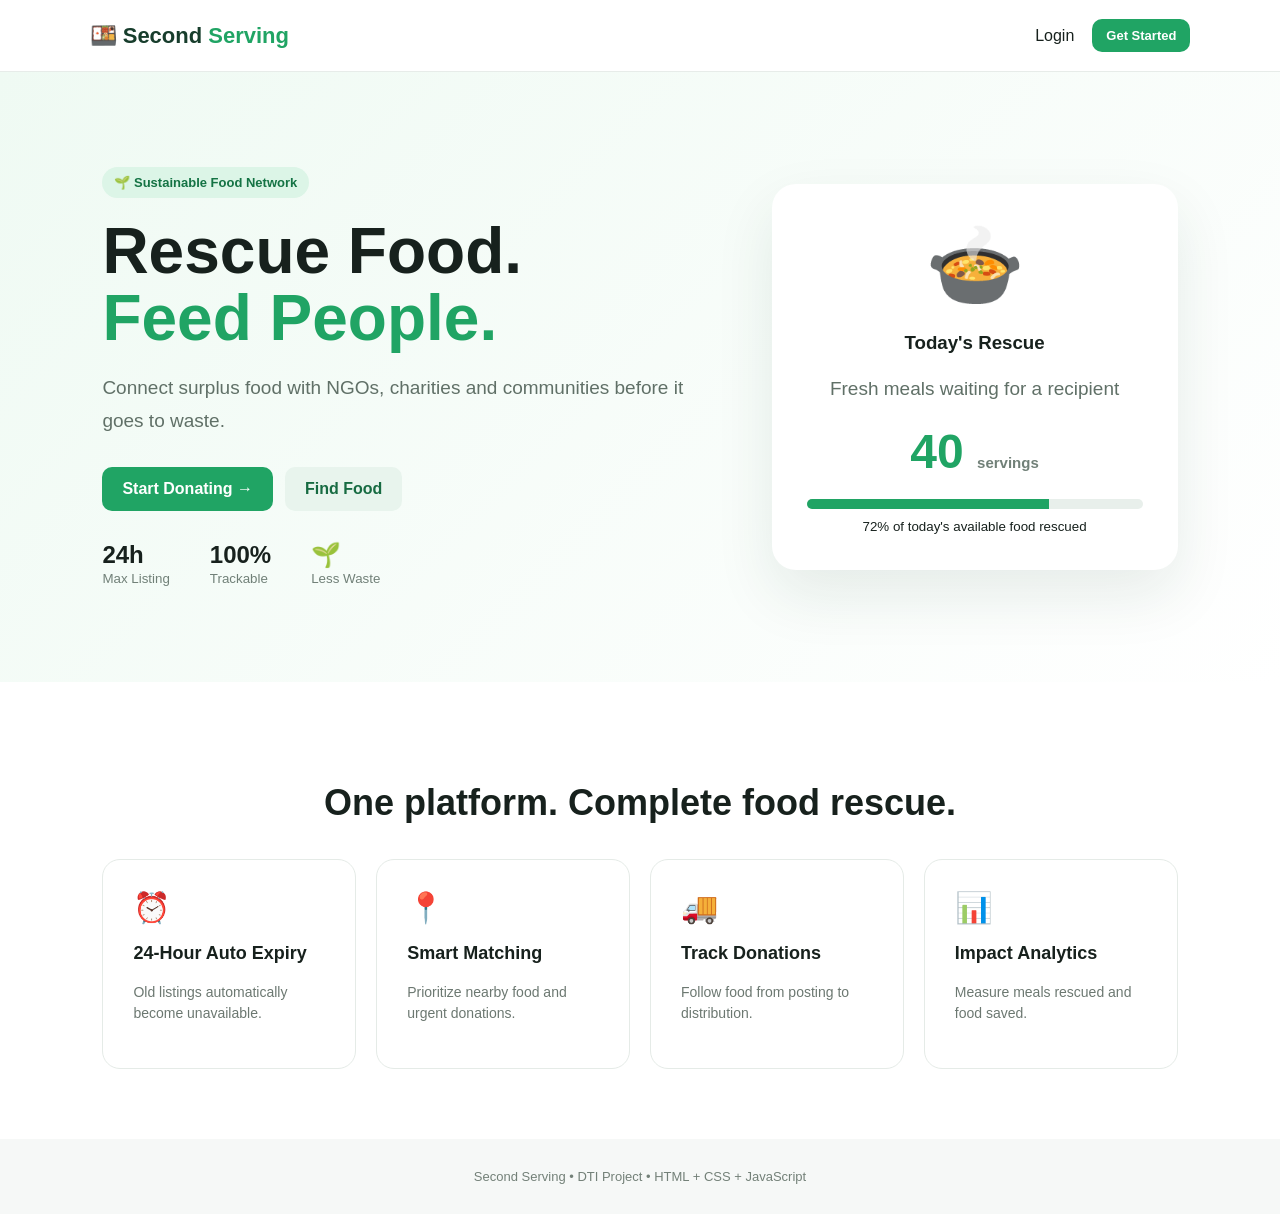
<file: index.html>
<!doctype html>
<html lang="en">
  <head>
    <meta charset="UTF-8" />
    <meta name="viewport" content="width=device-width,initial-scale=1.0" />
    <title>Second Serving | Reduce Waste, Feed People</title>
    <link rel="stylesheet" href="css/style.css" />
  </head>
  <body>
    <nav class="navbar">
      <a class="brand" href="index.html">🍱 Second <span>Serving</span></a>
      <div class="nav-links">
        <a href="login.html">Login</a
        ><a class="btn small" href="signup.html">Get Started</a>
      </div>
    </nav>
    <header class="hero">
      <div class="hero-text">
        <span class="pill">🌱 Sustainable Food Network</span>
        <h1>Rescue Food.<br /><span>Feed People.</span></h1>
        <p>
          Connect surplus food with NGOs, charities and communities before it
          goes to waste.
        </p>
        <div class="hero-actions">
          <a class="btn" href="signup.html">Start Donating →</a
          ><a class="btn secondary" href="login.html">Find Food</a>
        </div>
        <div class="mini-stats">
          <div><b>24h</b><small>Max Listing</small></div>
          <div><b>100%</b><small>Trackable</small></div>
          <div><b>🌱</b><small>Less Waste</small></div>
        </div>
      </div>
      <div class="hero-card">
        <div class="food-emoji">🍲</div>
        <h3>Today's Rescue</h3>
        <p>Fresh meals waiting for a recipient</p>
        <div class="rescue-number">40 <small>servings</small></div>
        <div class="progress"><span style="width: 72%"></span></div>
        <small>72% of today's available food rescued</small>
      </div>
    </header>
    <section class="features">
      <h2>One platform. Complete food rescue.</h2>
      <div class="feature-grid">
        <div class="feature">
          ⏰
          <h3>24-Hour Auto Expiry</h3>
          <p>Old listings automatically become unavailable.</p>
        </div>
        <div class="feature">
          📍
          <h3>Smart Matching</h3>
          <p>Prioritize nearby food and urgent donations.</p>
        </div>
        <div class="feature">
          🚚
          <h3>Track Donations</h3>
          <p>Follow food from posting to distribution.</p>
        </div>
        <div class="feature">
          📊
          <h3>Impact Analytics</h3>
          <p>Measure meals rescued and food saved.</p>
        </div>
      </div>
    </section>
    <footer>Second Serving • DTI Project • HTML + CSS + JavaScript</footer>
  </body>
</html>
</file>
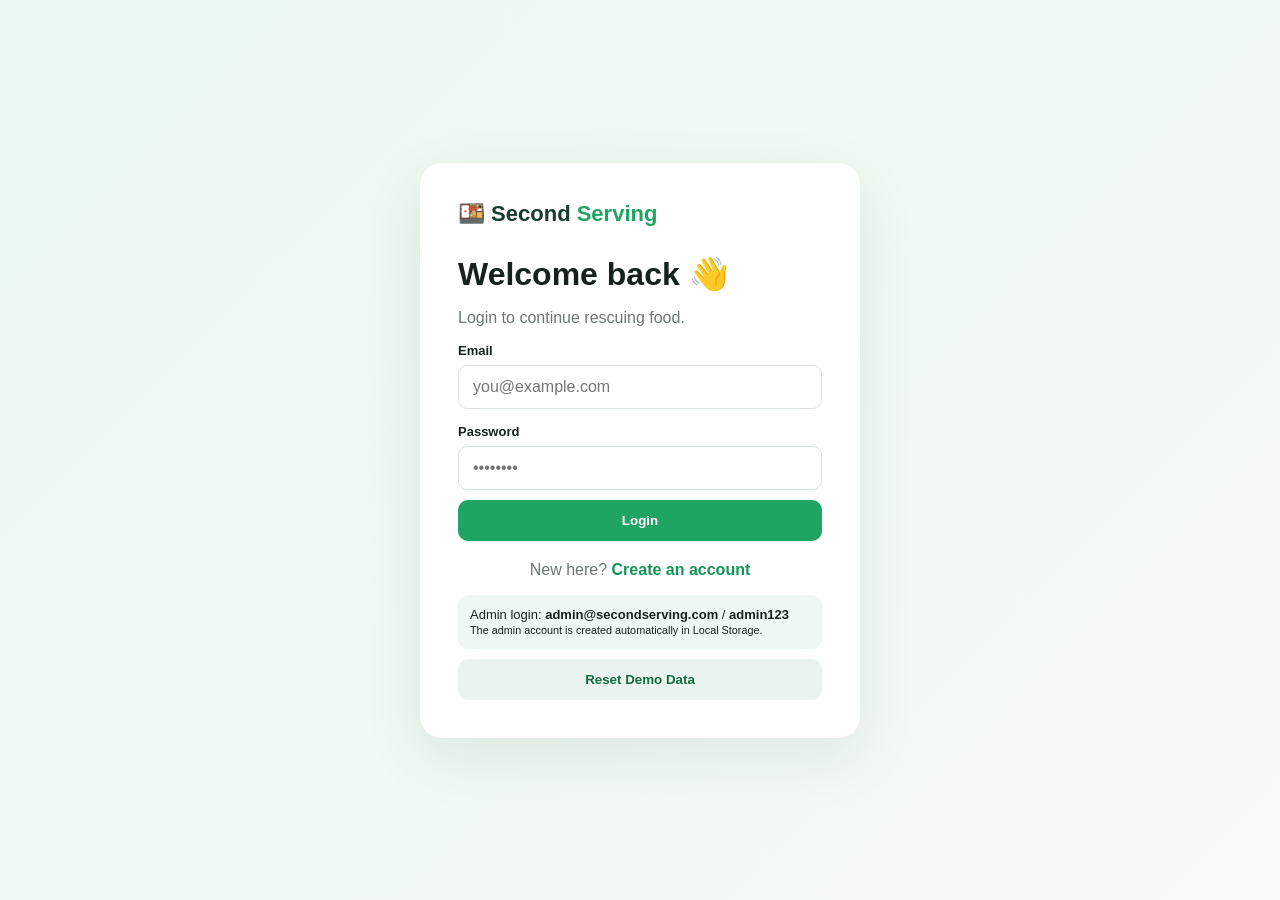
<file: admin.html>
<!DOCTYPE html>
<html lang="en">
<head>
    <meta charset="UTF-8">
    <meta name="viewport" content="width=device-width, initial-scale=1.0">
    <title>Admin | Second Serving</title>
    <link rel="stylesheet" href="css/style.css">
</head>

<body>

<div id="app">

    <aside class="sidebar">

        <a class="brand" href="admin.html">
            🍱 Second <span>Serving</span>
        </a>

        <nav>
            <a class="active" href="admin.html">📊 Dashboard</a>
            <a href="#donations">🍱 Donations</a>
            <a href="#users">👥 Users</a>
            <a href="#reports">📈 Reports</a>
        </nav>

        <button class="logout" onclick="logout()">
            ↪ Logout
        </button>

    </aside>


    <main class="main">

        <div class="topbar">
            <div>
                <p class="muted">System control</p>
                <h1>Admin Dashboard</h1>
            </div>

            <span class="admin-badge">ADMIN</span>
        </div>


        <!-- STATISTICS -->

        <section class="stats-grid">

            <div class="stat">
                <span>👥</span>
                <b id="usersCount">0</b>
                <small>Total Users</small>
            </div>

            <div class="stat">
                <span>🍱</span>
                <b id="donationsCount">0</b>
                <small>Total Donations</small>
            </div>

            <div class="stat">
                <span>🤝</span>
                <b id="claimsCount">0</b>
                <small>Successful Claims</small>
            </div>

            <div class="stat">
                <span>🌱</span>
                <b id="savedCount">0 kg</b>
                <small>Food Saved</small>
            </div>

        </section>


        <!-- DONATIONS -->

        <div class="section-head" id="donations">

            <h2>Donation Management</h2>

            <button class="btn small" onclick="seedDemo()">
                ➕ Add Demo Data
            </button>

        </div>


        <div class="table-wrap">

            <table>

                <thead>
                    <tr>
                        <th>Food</th>
                        <th>Donor</th>
                        <th>Quantity</th>
                        <th>Area</th>
                        <th>Status</th>
                        <th>Action</th>
                    </tr>
                </thead>

                <tbody id="donationTable">
                </tbody>

            </table>

        </div>


        <!-- USERS -->

        <div class="section-head" id="users">
            <h2>User Management</h2>
        </div>


        <div class="table-wrap">

            <table>

                <thead>
                    <tr>
                        <th>Name</th>
                        <th>Email</th>
                        <th>Role</th>
                        <th>Area</th>
                    </tr>
                </thead>

                <tbody id="userTable">
                </tbody>

            </table>

        </div>


        <!-- REPORTS -->

        <div class="section-head" id="reports">
            <h2>📈 Reports</h2>
        </div>


        <section class="stats-grid">

            <div class="stat">
                <span>🥗</span>
                <b id="availableCount">0</b>
                <small>Available Donations</small>
            </div>

            <div class="stat">
                <span>⏰</span>
                <b id="urgentCount">0</b>
                <small>Urgent Donations</small>
            </div>

            <div class="stat">
                <span>✅</span>
                <b id="claimedCount">0</b>
                <small>Claimed Donations</small>
            </div>

            <div class="stat">
                <span>🗑️</span>
                <b id="expiredCount">0</b>
                <small>Expired Donations</small>
            </div>

        </section>

    </main>

</div>


<script src="js/app.js"></script>
<script src="js/admin.js"></script>

</body>
</html>
</file>
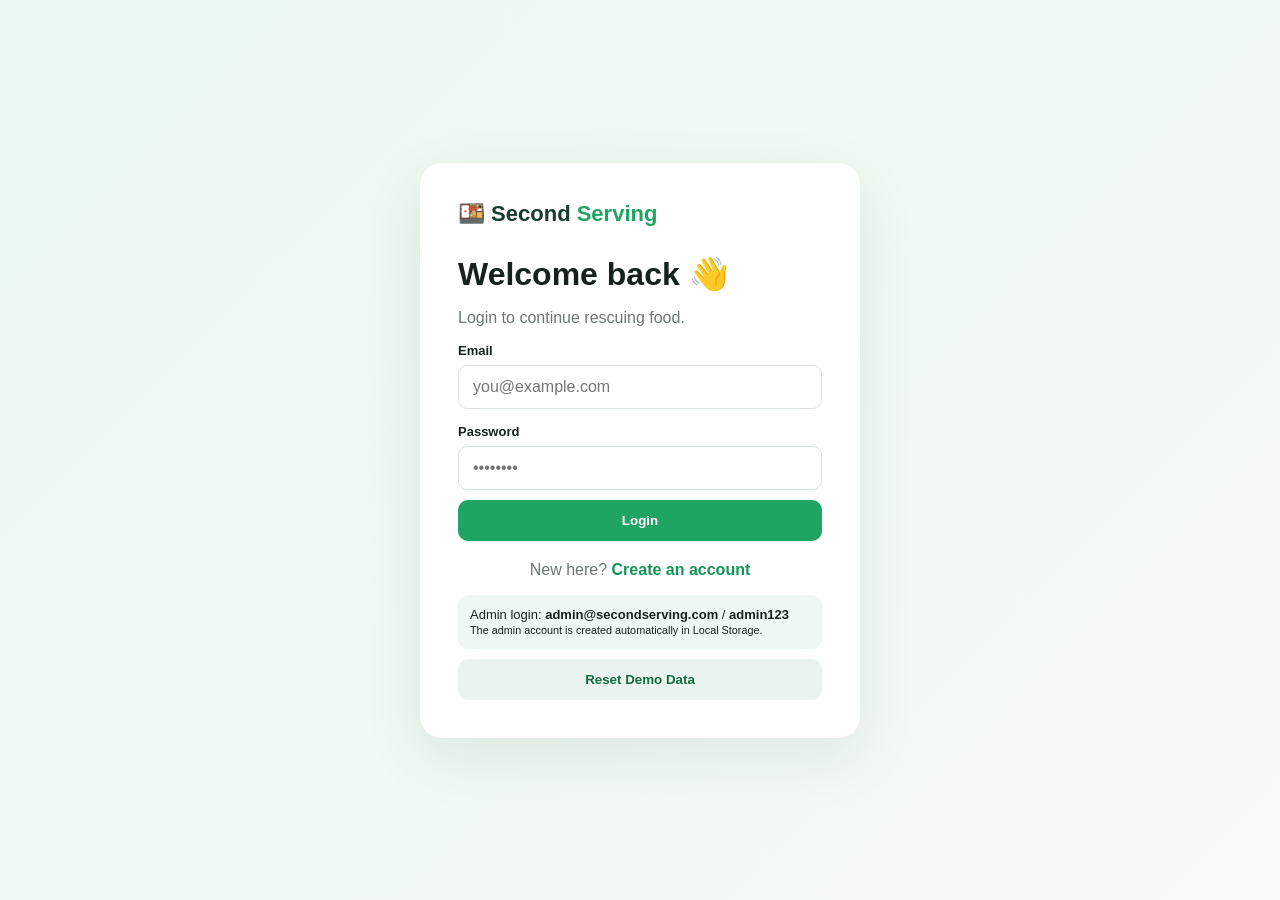
<file: available.html>
<!DOCTYPE html>
<html lang="en">

<head>
    <meta charset="UTF-8">
    <meta name="viewport" content="width=device-width, initial-scale=1.0">

    <title>Find Food | Second Serving</title>

    <link rel="stylesheet" href="css/style.css">
</head>

<body>

    <div id="app">

        <!-- SIDEBAR -->
        <aside class="sidebar">

            <a class="brand" href="dashboard.html">
                🍱 Second <span>Serving</span>
            </a>

            <nav>

                <a href="dashboard.html">
                    🏠 Dashboard
                </a>

                <a href="donate.html">
                    🍱 Donate Food
                </a>

                <a class="active" href="available.html">
                    🔎 Find Food
                </a>

                <a href="history.html">
                    📜 My History
                </a>

            </nav>

            <button class="logout" onclick="logout()">
                ↪ Logout
            </button>

        </aside>


        <!-- MAIN CONTENT -->
        <main class="main">

            <!-- HEADER -->
            <div class="topbar">

                <div>

                    <p class="muted">
                        Rescue nearby food
                    </p>

                    <h1>
                        Available Donations
                    </h1>

                    <p class="muted">
                        Recipient/NGO accounts can claim food.
                        Donor accounts can browse listings.
                    </p>

                </div>

            </div>


            <!-- FILTERS -->
            <div class="filters">

                <input
                    type="search"
                    id="search"
                    placeholder="🔎 Search food or area..."
                    autocomplete="off"
                >

                <select id="filterCategory">

                    <option value="">
                        All Categories
                    </option>

                    <option value="Cooked Meals">
                        Cooked Meals
                    </option>

                    <option value="Rice / Biryani">
                        Rice / Biryani
                    </option>

                    <option value="Bakery">
                        Bakery
                    </option>

                    <option value="Fruits">
                        Fruits
                    </option>

                    <option value="Vegetables">
                        Vegetables
                    </option>

                    <option value="Dairy">
                        Dairy
                    </option>

                    <option value="Packaged Food">
                        Packaged Food
                    </option>

                    <option value="Other">
                        Other
                    </option>

                </select>


                <select id="sort">

                    <option value="priority">
                        Smart Priority
                    </option>

                    <option value="expiry">
                        Expiring Soon
                    </option>

                    <option value="quantity">
                        Largest Quantity
                    </option>

                </select>

            </div>


            <!-- FOOD CARDS -->
            <div id="foodList" class="food-grid">

                <!-- JavaScript will load food here -->

            </div>

        </main>

    </div>


    <!-- JAVASCRIPT -->
    <script src="js/app.js"></script>
    <script src="js/available.js"></script>

</body>

</html>
</file>
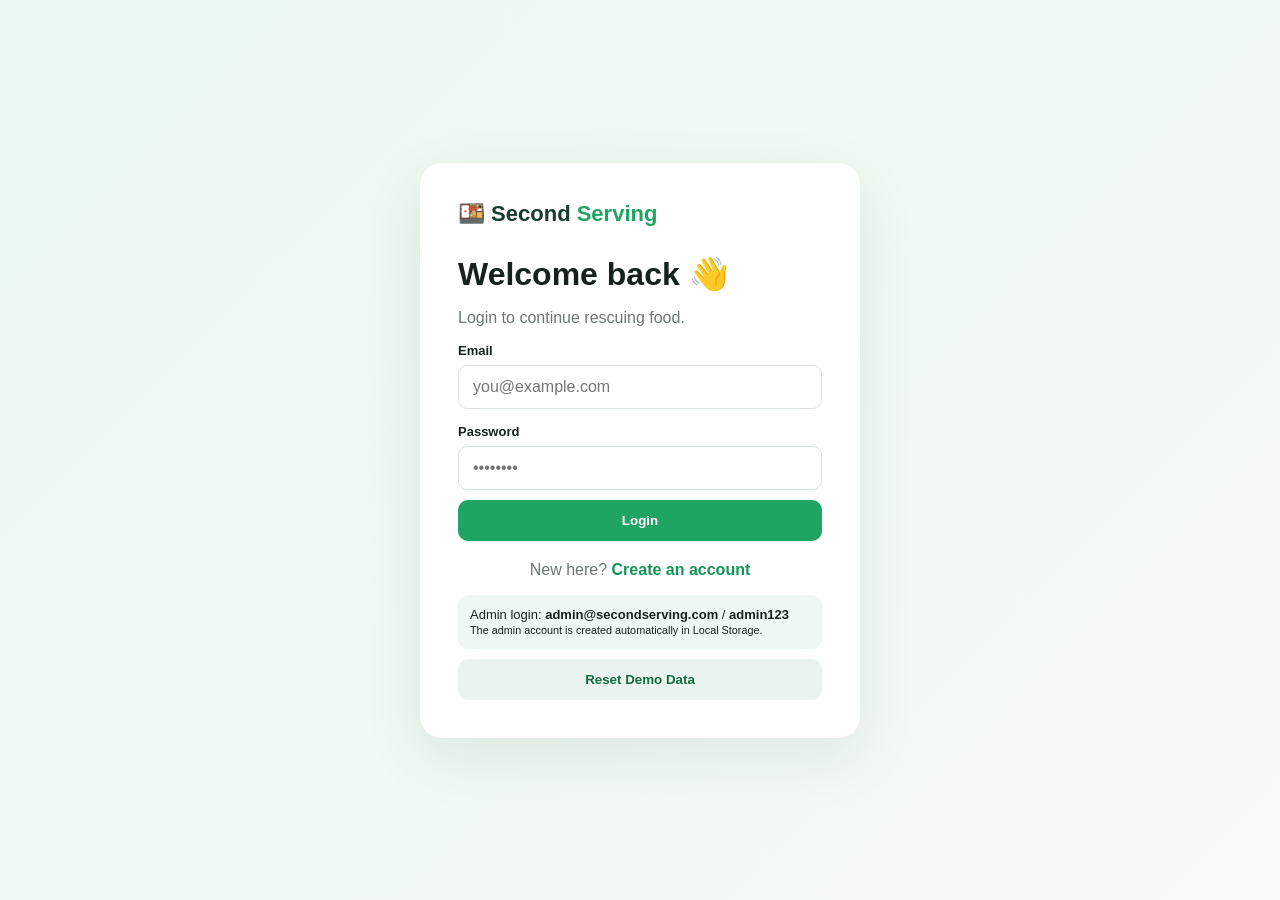
<file: dashboard.html>
<!doctype html>
<html lang="en">
  <head>
    <meta charset="UTF-8" />
    <meta name="viewport" content="width=device-width,initial-scale=1.0" />
    <title>Dashboard | Second Serving</title>
    <link rel="stylesheet" href="css/style.css" />
  </head>
  <body>
    <div id="app">
      <aside class="sidebar">
        <a class="brand" href="dashboard.html">🍱 Second <span>Serving</span></a>
        <nav>
          <a class="active" href="dashboard.html">🏠 Dashboard</a
          ><a href="donate.html">🍱 Donate Food</a
          ><a href="available.html">🔎 Find Food</a
          ><a href="history.html">📜 My History</a>
        </nav>
        <button class="logout" onclick="logout()">↪ Logout</button>
      </aside>
      <main class="main">
        <div class="topbar">
          <div>
            <p class="muted">Welcome back</p>
            <h1 id="welcome">Dashboard</h1>
          </div>
          <div class="avatar" id="avatar">U</div>
        </div>
        <div id="alertBox"></div>
        <section class="stats-grid">
          <div class="stat">
            <span>🍱</span><b id="myDonations">0</b><small>My Donations</small>
          </div>
          <div class="stat">
            <span>🤝</span><b id="myClaims">0</b><small>My Claims</small>
          </div>
          <div class="stat">
            <span>🌱</span><b id="foodSaved">0 kg</b><small>Food Saved</small>
          </div>
          <div class="stat">
            <span>👥</span><b id="meals">0</b><small>Meals Rescued</small>
          </div>
        </section>
        <div class="section-head">
          <h2>Available Food</h2>
          <a href="available.html">View all →</a>
        </div>
        <div id="foodList" class="food-grid"></div>
        <div class="section-head"><h2>Donation Activity</h2></div>
        <div id="activity" class="timeline"></div>
      </main>
    </div>
    <script src="js/app.js"></script>
    <script src="js/dashboard.js"></script>
  </body>
</html>
</file>
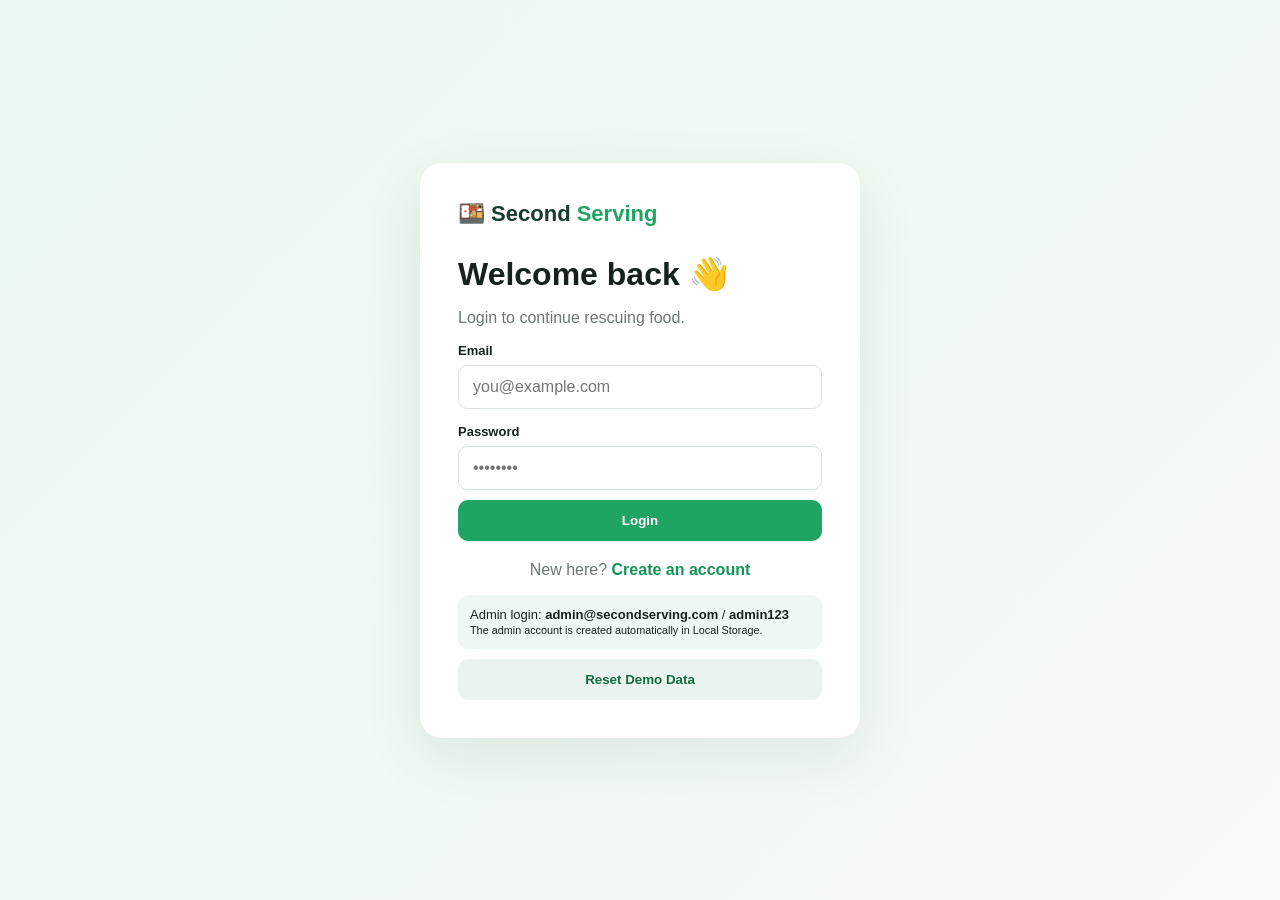
<file: donate.html>
<!doctype html>
<html lang="en">
  <head>
    <meta charset="UTF-8" />
    <meta name="viewport" content="width=device-width,initial-scale=1.0" />
    <title>Donate Food | Second Serving</title>
    <link rel="stylesheet" href="css/style.css" />
  </head>
  <body>
    <div id="app">
      <aside class="sidebar">
        <a class="brand" href="dashboard.html">🍱 Second <span>Serving</span></a>
        <nav>
          <a href="dashboard.html">🏠 Dashboard</a
          ><a class="active" href="donate.html">🍱 Donate Food</a
          ><a href="available.html">🔎 Find Food</a
          ><a href="history.html">📜 My History</a>
        </nav>
        <button class="logout" onclick="logout()">↪ Logout</button>
      </aside>
      <main class="main">
        <div class="topbar">
          <div>
            <p class="muted">Share surplus</p>
            <h1>Post Food Donation</h1>
          </div>
        </div>
        <div class="form-card">
          <div class="info-banner">
            ⏰ <b>24-hour safety rule:</b> Your listing will automatically
            expire after 24 hours or at your earlier expiry time.
          </div>
          <form id="donationForm" class="form-grid">
            <div>
              <label>Food Name</label
              ><input id="foodName" required placeholder="Vegetable Biryani" />
            </div>
            <div>
              <label>Category</label
              ><select id="category">
                <option>Cooked Meals</option>
                <option>Rice / Biryani</option>
                <option>Bakery</option>
                <option>Fruits</option>
                <option>Vegetables</option>
                <option>Dairy</option>
                <option>Packaged Food</option>
                <option>Other</option>
              </select>
            </div>
            <div>
              <label>Quantity (kg)</label
              ><input
                id="quantity"
                type="number"
                min="0.1"
                step="0.1"
                required
              />
            </div>
            <div>
              <label>Servings</label
              ><input id="servings" type="number" min="1" required />
            </div>
            <div>
              <label>Location / Area</label
              ><input id="location" required placeholder="Vijayawada" />
            </div>
            <div>
              <label>Food expires in (hours)</label
              ><input
                id="expiryHours"
                type="number"
                min="0.1"
                max="24"
                step="0.1"
                value="24"
                required
              />
            </div>
            <div class="full-col">
              <label>Description</label
              ><textarea
                id="description"
                rows="4"
                placeholder="Freshly prepared, packed properly..."
              ></textarea>
            </div>
            <div class="full-col">
              <label>Food Safety Checklist</label>
              <div class="checks">
                <label
                  ><input type="checkbox" required /> Food is
                  covered/packed</label
                ><label
                  ><input type="checkbox" required /> Food is suitable for
                  consumption</label
                ><label
                  ><input type="checkbox" required /> Preparation/expiry time is
                  accurate</label
                >
              </div>
            </div>
            <div class="full-col">
              <button class="btn" type="submit">🚀 Publish Donation</button>
            </div>
          </form>
        </div>
      </main>
    </div>
    <script src="js/app.js"></script>
    <script src="js/donate.js"></script>
  </body>
</html>
</file>
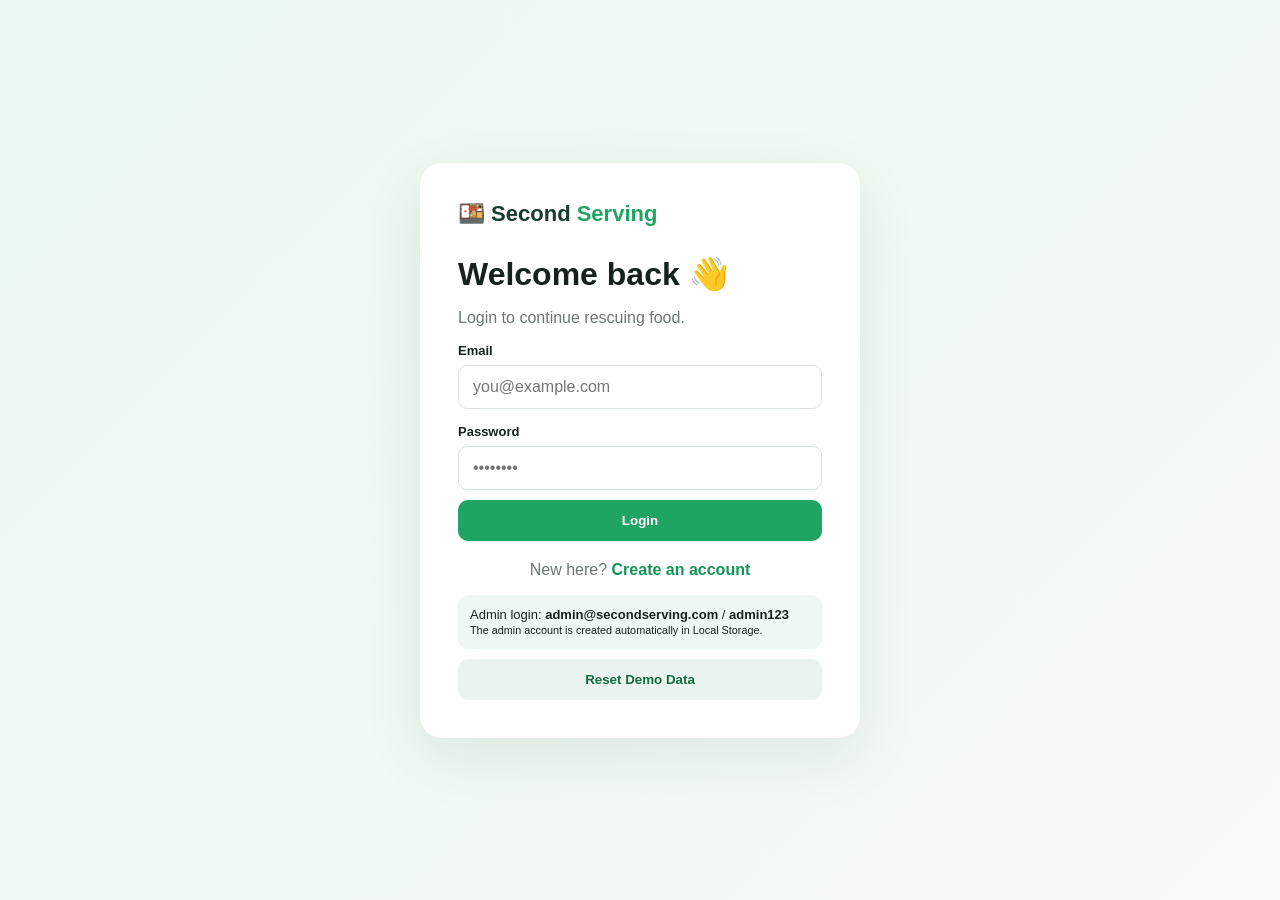
<file: history.html>
<!doctype html>
<html lang="en">
  <head>
    <meta charset="UTF-8" />
    <meta name="viewport" content="width=device-width,initial-scale=1.0" />
    <title>History | Second Serving</title>
    <link rel="stylesheet" href="css/style.css" />
  </head>
  <body>
    <div id="app">
      <aside class="sidebar">
        <a class="brand" href="dashboard.html">🍱 Second <span>Serving</span></a>
        <nav>
          <a href="dashboard.html">🏠 Dashboard</a
          ><a href="donate.html">🍱 Donate Food</a
          ><a href="available.html">🔎 Find Food</a
          ><a class="active" href="history.html">📜 My History</a>
        </nav>
        <button class="logout" onclick="logout()">↪ Logout</button>
      </aside>
      <main class="main">
        <div class="topbar">
          <div>
            <p class="muted">Your activity</p>
            <h1>Donation & Claim History</h1>
          </div>
        </div>
        <div class="tabs">
          <button class="tab active" data-type="all">All</button
          ><button class="tab" data-type="donations">My Donations</button
          ><button class="tab" data-type="claims">My Claims</button>
        </div>
        <div id="historyList" class="history-list"></div>
      </main>
    </div>
    <script src="js/app.js"></script>
    <script src="js/history.js"></script>
  </body>
</html>
</file>
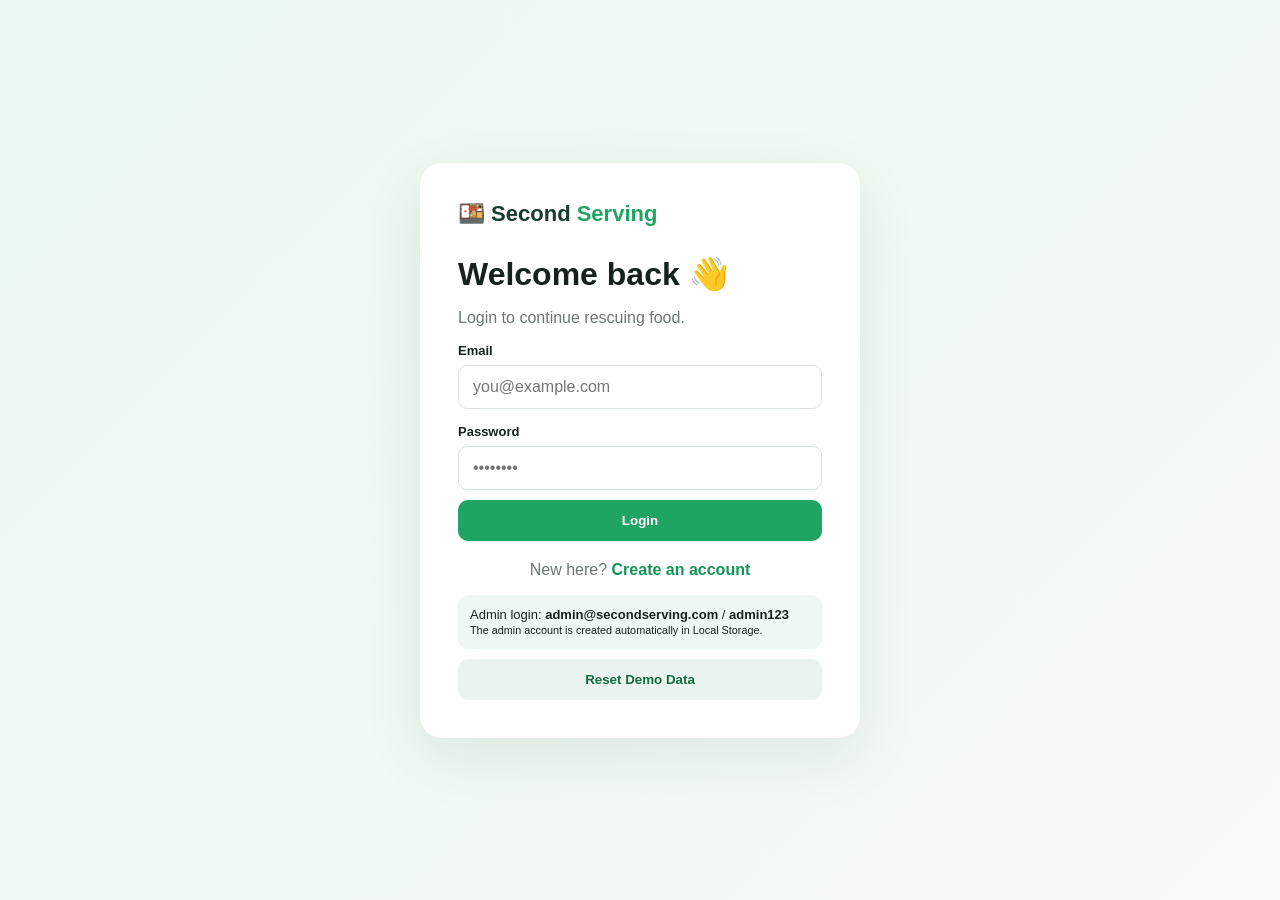
<file: login.html>
<!doctype html>
<html lang="en">
  <head>
    <meta charset="UTF-8" />
    <meta name="viewport" content="width=device-width,initial-scale=1.0" />
    <title>Login | Second Serving</title>
    <link rel="stylesheet" href="css/style.css" />
  </head>
  <body class="auth-page">
    <div class="auth-card">
      <a class="brand" href="index.html">🍱 Second <span>Serving</span></a>
      <h1>Welcome back 👋</h1>
      <p>Login to continue rescuing food.</p>
      <form id="loginForm">
        <label>Email</label
        ><input
          id="email"
          type="email"
          required
          placeholder="you@example.com"
        /><label>Password</label
        ><input
          id="password"
          type="password"
          required
          placeholder="••••••••"
        /><button class="btn full" type="submit">Login</button>
        <div id="error" class="error"></div>
      </form>
      <p class="auth-foot">
        New here? <a href="signup.html">Create an account</a>
      </p>
      <div class="demo-box">
        Admin login: <b>admin@secondserving.com</b> / <b>admin123</b><br /><small
          >The admin account is created automatically in Local Storage.</small
        >
      </div>
      <button
        type="button"
        class="btn secondary full"
        id="resetDemo"
        style="margin-top: 10px"
      >
        Reset Demo Data
      </button>
    </div>
    <script src="js/app.js"></script>
    <script src="js/auth.js"></script>
    <script>
      document.getElementById("resetDemo").onclick = () => {
        if (
          confirm("Clear Second Serving demo data and recreate the admin account?")
        ) {
          localStorage.clear();
          ensureAdmin();
          location.reload();
        }
      };
    </script>
  </body>
</html>
</file>
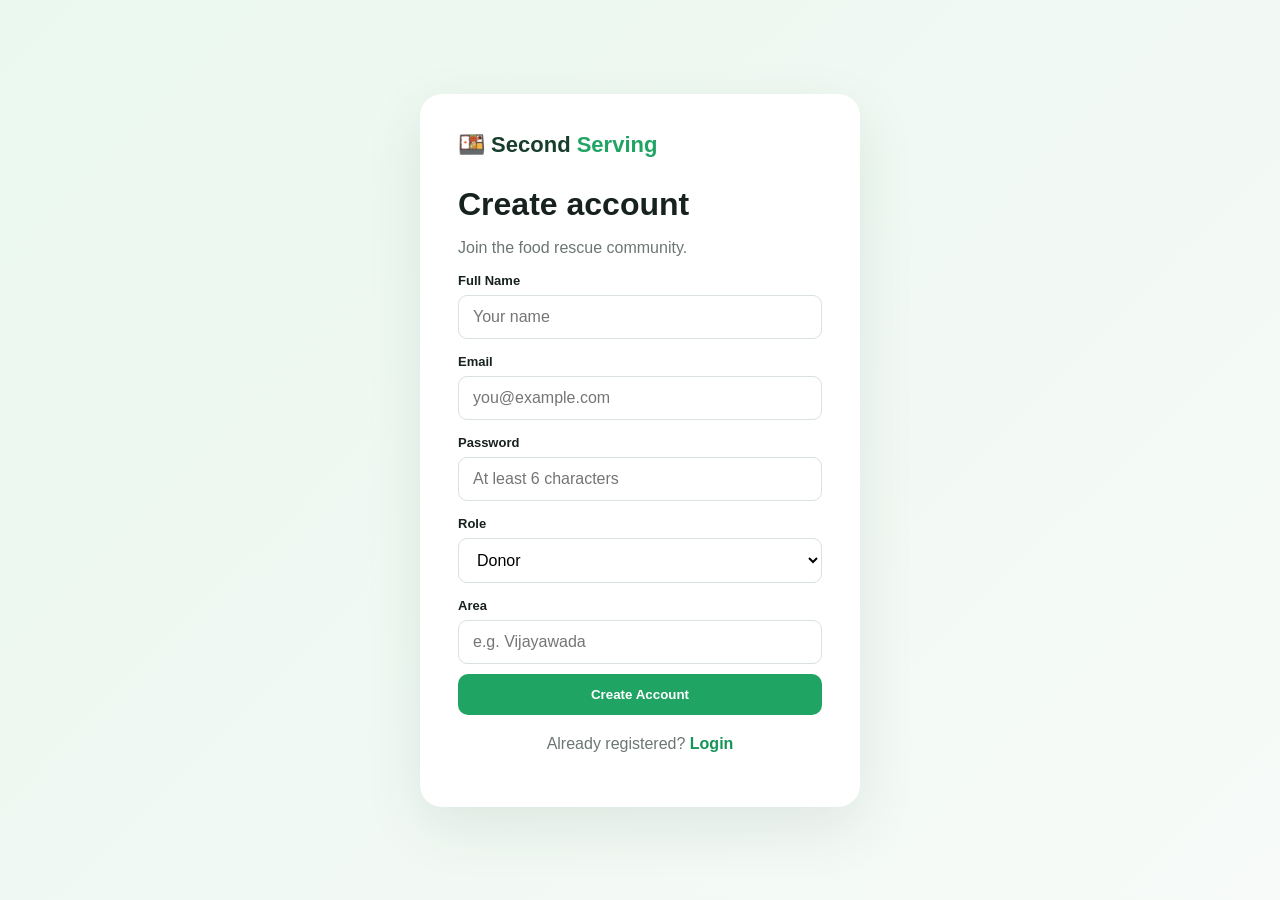
<file: signup.html>
<!doctype html>
<html lang="en">
  <head>
    <meta charset="UTF-8" />
    <meta name="viewport" content="width=device-width,initial-scale=1.0" />
    <title>Signup | Second Serving</title>
    <link rel="stylesheet" href="css/style.css" />
  </head>
  <body class="auth-page">
    <div class="auth-card">
      <a class="brand" href="index.html">🍱 Second <span>Serving</span></a>
      <h1>Create account</h1>
      <p>Join the food rescue community.</p>
      <form id="signupForm">
        <label>Full Name</label
        ><input id="name" required placeholder="Your name" /><label>Email</label
        ><input
          id="email"
          type="email"
          required
          placeholder="you@example.com"
        /><label>Password</label
        ><input
          id="password"
          type="password"
          minlength="6"
          required
          placeholder="At least 6 characters"
        /><label>Role</label
        ><select id="role">
          <option value="donor">Donor</option>
          <option value="recipient">Recipient / NGO</option>
          <option value="volunteer">Volunteer</option></select
        ><label>Area</label
        ><input id="area" required placeholder="e.g. Vijayawada" /><button
          class="btn full"
          type="submit"
        >
          Create Account
        </button>
        <div id="error" class="error"></div>
      </form>
      <p class="auth-foot">
        Already registered? <a href="login.html">Login</a>
      </p>
    </div>
    <script src="js/app.js"></script>
    <script src="js/auth.js"></script>
  </body>
</html>
</file>
<file: css/style.css>
* {
  box-sizing: border-box;
}

body {
  margin: 0;
  font-family: Inter, Segoe UI, Arial, sans-serif;
  background: #f6f8f7;
  color: #17211d;
}

a {
  text-decoration: none;
  color: inherit;
}

/* ================= NAVBAR ================= */

.navbar {
  height: 72px;
  display: flex;
  align-items: center;
  justify-content: space-between;
  padding: 0 7%;
  background: #fff;
  border-bottom: 1px solid #e7ece9;
}

.brand {
  font-weight: 800;
  font-size: 22px;
  color: #173d2c;
}

.brand span {
  color: #20a464;
}

.nav-links {
  display: flex;
  align-items: center;
  gap: 18px;
}

/* ================= BUTTONS ================= */

.btn {
  display: inline-flex;
  justify-content: center;
  align-items: center;
  background: #20a464;
  color: white;
  border: 0;
  border-radius: 10px;
  padding: 13px 20px;
  font-weight: 700;
  cursor: pointer;
  transition: 0.2s;
}

.btn:hover {
  transform: translateY(-2px);
  box-shadow: 0 8px 20px #20a46433;
}

.btn.secondary {
  background: #e8f4ed;
  color: #176b42;
}

.btn.small {
  padding: 9px 14px;
  font-size: 13px;
}

.btn.full {
  width: 100%;
  margin-top: 10px;
}

/* ================= HERO ================= */

.hero {
  min-height: 610px;
  padding: 80px 8%;
  display: grid;
  grid-template-columns: 1.2fr 0.8fr;
  gap: 60px;
  align-items: center;
  background: linear-gradient(135deg, #effaf3, #fff);
}

.pill {
  display: inline-block;
  padding: 8px 12px;
  border-radius: 20px;
  background: #dcf5e7;
  color: #147344;
  font-weight: 700;
  font-size: 13px;
}

.hero h1 {
  font-size: 64px;
  line-height: 1.05;
  margin: 20px 0;
}

.hero h1 span {
  color: #20a464;
}

.hero p {
  font-size: 19px;
  color: #607067;
  max-width: 620px;
  line-height: 1.7;
}

.hero-actions {
  display: flex;
  gap: 12px;
  margin: 30px 0;
}

.mini-stats {
  display: flex;
  gap: 40px;
}

.mini-stats b {
  display: block;
  font-size: 24px;
}

.mini-stats small {
  color: #718078;
}

/* ================= HERO CARD ================= */

.hero-card {
  background: #fff;
  border-radius: 24px;
  padding: 35px;
  box-shadow: 0 25px 60px #173d2c18;
  text-align: center;
}

.food-emoji {
  font-size: 80px;
}

.rescue-number {
  font-size: 48px;
  font-weight: 800;
  color: #20a464;
  margin: 15px;
}

.rescue-number small {
  font-size: 15px;
  color: #718078;
}

.progress {
  height: 10px;
  background: #e8efeb;
  border-radius: 20px;
  overflow: hidden;
  margin: 20px 0 8px;
}

.progress span {
  display: block;
  height: 100%;
  background: #20a464;
}

/* ================= FEATURES ================= */

.features {
  padding: 70px 8%;
  background: #fff;
  text-align: center;
}

.features h2 {
  font-size: 36px;
}

.feature-grid {
  display: grid;
  grid-template-columns: repeat(4, 1fr);
  gap: 20px;
  margin-top: 35px;
}

.feature {
  padding: 30px;
  border: 1px solid #e5ebe7;
  border-radius: 18px;
  text-align: left;
  font-size: 30px;
}

.feature h3 {
  font-size: 18px;
}

.feature p {
  font-size: 14px;
  color: #6c7871;
  line-height: 1.5;
}

/* ================= FOOTER ================= */

footer {
  text-align: center;
  padding: 30px;
  color: #738078;
  font-size: 13px;
}

/* ================= AUTH ================= */

.auth-page {
  min-height: 100vh;
  display: grid;
  place-items: center;
  background: linear-gradient(135deg, #eaf8ef, #f7faf8);
}

.auth-card {
  width: min(440px, 92%);
  background: #fff;
  padding: 38px;
  border-radius: 22px;
  box-shadow: 0 20px 60px #173d2c18;
}

.auth-card h1 {
  margin: 28px 0 8px;
}

.auth-card p {
  color: #6b7770;
}

.auth-card label,
.form-card label {
  display: block;
  font-weight: 700;
  font-size: 13px;
  margin: 15px 0 7px;
}

/* ================= INPUTS ================= */

input,
select,
textarea {
  width: 100%;
  padding: 12px 14px;
  border: 1px solid #d9e2dd;
  border-radius: 9px;
  background: #fff;
  font: inherit;
  outline: none;
}

input:focus,
select:focus,
textarea:focus {
  border-color: #20a464;
  box-shadow: 0 0 0 3px #20a46418;
}

textarea {
  min-height: 100px;
  resize: vertical;
}

.auth-foot {
  text-align: center;
  margin-top: 20px;
}

.auth-foot a {
  color: #159457;
  font-weight: 700;
}

.demo-box,
.info-banner {
  background: #eef8f2;
  padding: 12px;
  border-radius: 10px;
  font-size: 13px;
  margin-top: 15px;
}

.error {
  color: #c53939;
  font-size: 13px;
  margin-top: 10px;
}

/* ================= SIDEBAR ================= */

.sidebar {
  position: fixed;
  width: 240px;
  height: 100vh;
  background: #123326;
  color: #dcece4;
  padding: 25px 16px;
  display: flex;
  flex-direction: column;
  z-index: 50;
}

.sidebar .brand {
  color: #fff;
  padding: 0 10px 35px;
}

.sidebar .brand span {
  color: #56d592;
}

.sidebar nav {
  display: grid;
  gap: 7px;
}

.sidebar nav a {
  padding: 12px 14px;
  border-radius: 9px;
  color: #bdd0c6;
  font-size: 14px;
  transition: 0.2s;
}

.sidebar nav a:hover,
.sidebar nav a.active {
  background: #20543c;
  color: #fff;
}

.logout {
  margin-top: auto;
  background: #1d4635;
  color: #dcece4;
  border: 0;
  padding: 12px;
  border-radius: 9px;
  cursor: pointer;
}

/* ================= MAIN ================= */

.main {
  margin-left: 240px;
  padding: 35px 5%;
  min-height: 100vh;
}

.topbar {
  display: flex;
  align-items: center;
  justify-content: space-between;
  margin-bottom: 30px;
}

.topbar h1 {
  margin: 5px 0;
  font-size: 30px;
}

.muted {
  color: #738078;
  margin: 0;
}

.avatar {
  width: 44px;
  height: 44px;
  border-radius: 50%;
  display: grid;
  place-items: center;
  background: #dff5e8;
  color: #15834f;
  font-weight: 800;
}

/* ================= STATISTICS ================= */

.stats-grid {
  display: grid;
  grid-template-columns: repeat(4, 1fr);
  gap: 18px;
  margin-bottom: 35px;
}

.stat {
  background: #fff;
  border: 1px solid #e5ebe7;
  border-radius: 15px;
  padding: 20px;
}

.stat span {
  font-size: 24px;
}

.stat b {
  display: block;
  font-size: 28px;
  margin: 8px 0 2px;
}

.stat small {
  color: #748078;
}

/* ================= SECTION ================= */

.section-head {
  display: flex;
  align-items: center;
  justify-content: space-between;
  margin: 30px 0 15px;
}

.section-head h2 {
  font-size: 20px;
}

.section-head a {
  color: #168b50;
  font-weight: 700;
  font-size: 14px;
}

/* ================= FOOD CARDS ================= */

.food-grid {
  display: grid;
  grid-template-columns: repeat(3, 1fr);
  gap: 18px;
}

.food-card {
  background: #fff;
  border: 1px solid #e2e9e5;
  border-radius: 16px;
  padding: 20px;
  position: relative;
  transition: 0.2s;
}

.food-card:hover {
  transform: translateY(-3px);
  box-shadow: 0 10px 30px #173d2c12;
}

.food-icon {
  font-size: 38px;
}

.food-card h3 {
  margin: 10px 0 5px;
}

.food-card p {
  color: #6d7872;
  font-size: 13px;
}

.food-meta {
  display: grid;
  grid-template-columns: 1fr 1fr;
  gap: 8px;
  margin: 15px 0;
  font-size: 13px;
}

.food-meta div {
  background: #f4f7f5;
  padding: 8px;
  border-radius: 7px;
}

/* ================= BADGES ================= */

.badge {
  display: inline-block;
  border-radius: 20px;
  padding: 5px 9px;
  font-size: 11px;
  font-weight: 800;
}

.available {
  background: #e0f6e9;
  color: #14804a;
}

.urgent {
  background: #fff0dd;
  color: #b96a05;
}

.expired {
  background: #fbe5e5;
  color: #a52e2e;
}

.claimed {
  background: #e4edff;
  color: #355ca7;
}

.priority {
  font-size: 11px;
  color: #7a857f;
}

/* ================= FILTERS ================= */

.filters {
  display: grid;
  grid-template-columns: 2fr 1fr 1fr;
  gap: 12px;
  margin-bottom: 20px;
}

/* ================= FORMS ================= */

.form-card {
  background: #fff;
  border: 1px solid #e3eae6;
  border-radius: 18px;
  padding: 28px;
  max-width: 950px;
}

.form-grid {
  display: grid;
  grid-template-columns: 1fr 1fr;
  gap: 5px 20px;
}

.full-col {
  grid-column: 1 / -1;
}

.checks {
  display: flex;
  gap: 18px;
  flex-wrap: wrap;
}

.checks label {
  font-weight: 400 !important;
}

.checks input {
  width: auto;
}

/* ================= TIMELINE ================= */

.timeline {
  background: #fff;
  border-radius: 15px;
  padding: 10px 20px;
}

.timeline-item {
  padding: 15px 5px;
  border-bottom: 1px solid #edf0ee;
  font-size: 14px;
}

/* ================= HISTORY ================= */

.history-list {
  display: grid;
  gap: 12px;
}

.history-item {
  background: #fff;
  padding: 18px;
  border: 1px solid #e4ebe7;
  border-radius: 12px;
  display: flex;
  justify-content: space-between;
  align-items: center;
}

/* ================= TABS ================= */

.tabs {
  display: flex;
  gap: 8px;
  margin-bottom: 18px;
}

.tab {
  border: 1px solid #dce5df;
  background: #fff;
  padding: 10px 15px;
  border-radius: 8px;
  cursor: pointer;
}

.tab.active {
  background: #20543c;
  color: #fff;
}

/* ================= TABLE ================= */

.table-wrap {
  overflow: auto;
  background: #fff;
  border-radius: 15px;
  border: 1px solid #e3eae6;
}

.table-wrap table {
  width: 100%;
  border-collapse: collapse;
  min-width: 650px;
}

.table-wrap th,
.table-wrap td {
  text-align: left;
  padding: 14px;
  border-bottom: 1px solid #edf0ee;
  font-size: 13px;
}

.table-wrap th {
  color: #68766e;
  background: #fafcfb;
}

/* ================= ADMIN ================= */

.admin-badge {
  background: #e7f7ee;
  color: #13804b;
  border-radius: 20px;
  padding: 8px 12px;
  font-size: 12px;
  font-weight: 800;
}

/* ================= TOAST ================= */

.toast {
  position: fixed;
  right: 20px;
  bottom: 20px;
  background: #123326;
  color: white;
  padding: 14px 18px;
  border-radius: 10px;
  box-shadow: 0 10px 30px #0003;
  z-index: 99;
}

.danger {
  color: #b72f2f;
}

.empty {
  text-align: center;
  padding: 50px;
  background: #fff;
  border-radius: 15px;
  color: #748078;
}

/* ================= RESPONSIVE ================= */

@media (max-width: 900px) {
  .hero {
    grid-template-columns: 1fr;
  }

  .feature-grid,
  .food-grid {
    grid-template-columns: 1fr 1fr;
  }

  .stats-grid {
    grid-template-columns: 1fr 1fr;
  }

  .sidebar {
    width: 70px;
    padding: 18px 8px;
  }

  .sidebar .brand {
    font-size: 0;
  }

  .sidebar .brand:first-letter {
    font-size: 22px;
  }

  .sidebar nav a {
    font-size: 0;
    text-align: center;
  }

  .sidebar nav a:first-letter {
    font-size: 20px;
  }

  .logout {
    font-size: 0;
  }

  .main {
    margin-left: 70px;
  }

  .hero h1 {
    font-size: 46px;
  }
}

@media (max-width: 600px) {
  .hero {
    padding: 50px 6%;
  }

  .feature-grid,
  .food-grid,
  .stats-grid,
  .filters,
  .form-grid {
    grid-template-columns: 1fr;
  }

  .hero h1 {
    font-size: 40px;
  }

  .mini-stats {
    gap: 18px;
  }

  .main {
    padding: 25px 15px;
  }

  .topbar h1 {
    font-size: 24px;
  }

  .history-item {
    display: block;
  }

  .navbar {
    padding: 0 5%;
  }

  .nav-links a:first-child {
    display: none;
  }
}
</file>
